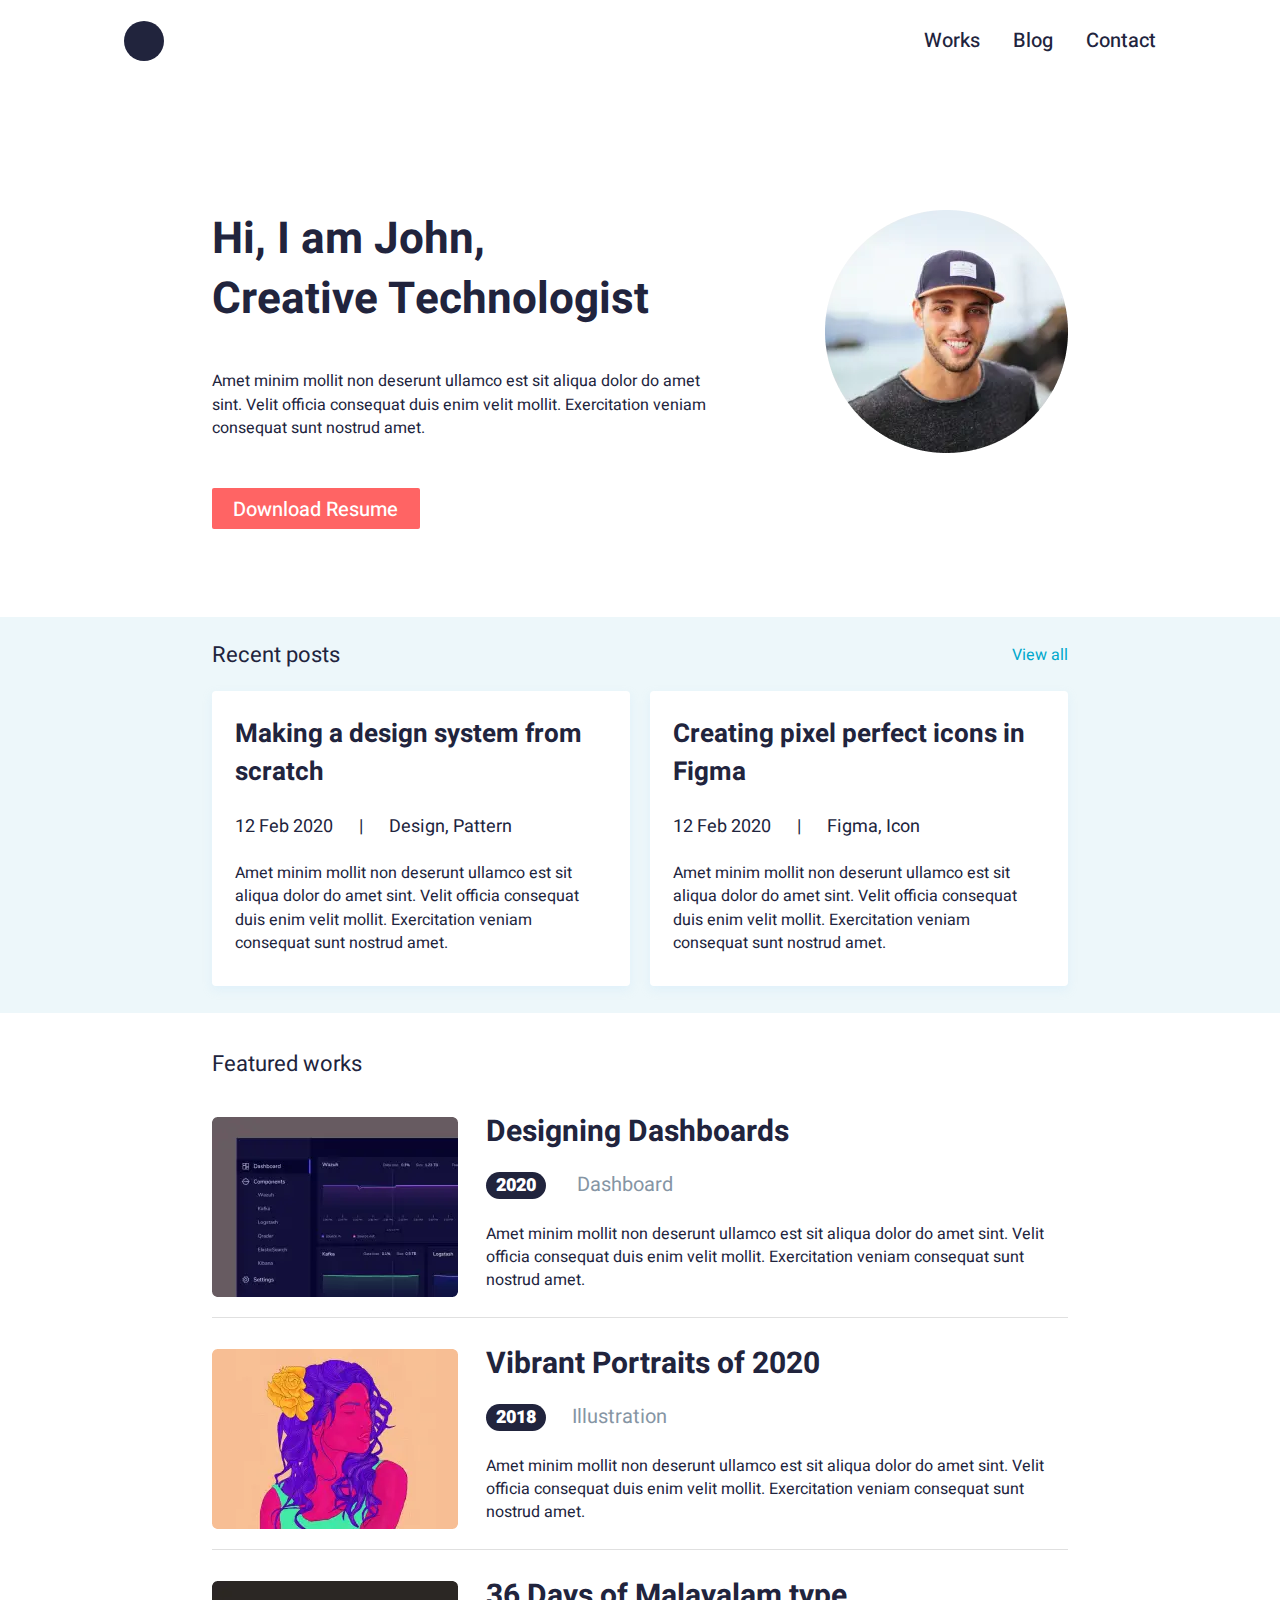
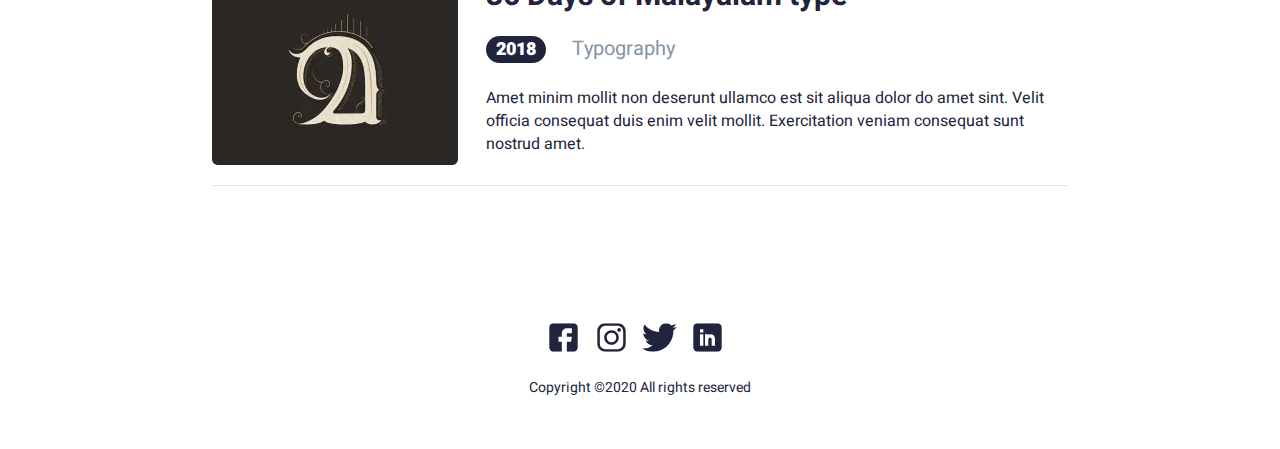
<file: index.html>
<!DOCTYPE html>
<html lang="en">
<head>
   <meta charset="UTF-8">
   <meta name="viewport" content="width=device-width, initial-scale=1.0">
   <link rel="stylesheet" href="css/style.min.css?_v=%TD%">
   <title>John</title>
</head>

<body>
   <header class="header">
   <div class="header__container">
      <div class="header__body">
         <a href="index.html" class="header__logo"></a>
         <div class="header__burger burger">
            <span></span>
         </div>         
         <nav class="header__menu menu">
            <ul class="header__list">
               <li><a href="works.html" class="header__link">Works</a></li>
               <li><a href="blog.html" class="header__link">Blog</a></li>
               <li><a href="contact.html" class="header__link">Contact</a></li>
            </ul>
         </nav>
      </div>
   </div>
</header>
   <main class="main">
   <div class="content-1">
      <div class="container">
         <div class="content-1__body">
            <div class="content-1-writing">
               <div class="writing__title">
                  Hi, I am John, <br />
                  Creative Technologist
               </div>
               <div class="writing__subtitle">
                  Amet minim mollit non deserunt ullamco est sit aliqua dolor do
                  amet sint. Velit officia consequat duis enim velit mollit.
                  Exercitation veniam consequat sunt nostrud amet.
               </div>
               <div class="writing__button">
                  <a href="#">Download Resume</a>
               </div>
            </div>
            <div class="content-1__photo">
               <picture><source srcset="img/home/content-1/photo.webp" type="image/webp"><img src="img/home/content-1/photo.png" alt="photo" /></picture>
            </div>
         </div>
      </div>
   </div>
   <div class="content-2">
      <div class="container">
         <div class="content-2__body">
            <div class="content-2__supportText">
               <div class="supportText__title">Recent posts</div>
               <a href="#" class="supportText__link">View all</a>
            </div>
            <div class="content-2__blocks">
               <div class="block">
                  <a href="#" class="block__title">
                     Making a design system from 
                     scratch
                  </a>
                  <div class="block__date">
                     12 Feb 2020<span>|</span>Design, Pattern
                  </div>
                  <div class="block__subtitle">
                     Amet minim mollit non deserunt ullamco est sit aliqua dolor
                     do amet sint. Velit officia consequat duis enim velit
                     mollit. Exercitation veniam consequat sunt nostrud amet.
                  </div>
               </div>
               <div class="block">
                  <a href="#" class="block__title">
                     Creating pixel perfect icons in 
                     Figma
                  </a>
                  <div class="block__date">
                     12 Feb 2020<span>|</span>Figma, Icon
                  </div>
                  <div class="block__subtitle">
                     Amet minim mollit non deserunt ullamco est sit aliqua dolor
                     do amet sint. Velit officia consequat duis enim velit
                     mollit. Exercitation veniam consequat sunt nostrud amet.
                  </div>
               </div>
            </div>
         </div>
      </div>
   </div>
   <div class="content-3">
      <div class="container">
         <div class="content-3__body">
            <div class="content-3-title">Featured works</div>
            <div class="content-3__blocks">
               <div class="block-view">
                  <a href=""><picture><source srcset="img/home/content-3/img-1.webp" type="image/webp"><img class="block-view__img" src="img/home/content-3/img-1.png" alt="#" /></picture></a> 
                  <div class="block-view__text">
                     <a href="#" class="block-view__title">Designing Dashboards</a>
                     <div class="block-view__date">
                        <span>2020</span> <a href="#">Dashboard</a> </div>
                     <div class="block-view__subtitle">
                        Amet minim mollit non deserunt ullamco est sit aliqua
                        dolor do amet sint. Velit officia consequat duis enim
                        velit mollit. Exercitation veniam consequat sunt nostrud
                        amet.
                     </div>
                  </div>
               </div>
               <div class="line"></div>
               <div class="block-view">
                  <a href="#"><picture><source srcset="img/home/content-3/img-2.webp" type="image/webp"><img src="img/home/content-3/img-2.png" alt="#" /></picture></a> 
                  <div class="block-view__text">
                     <a href="#" class="block-view__title">Vibrant Portraits of 2020</a>
                     <div class="block-view__date">
                        <span>2018</span><a href="#">Illustration</a></div>
                     <div class="block-view__subtitle">
                        Amet minim mollit non deserunt ullamco est sit aliqua
                        dolor do amet sint. Velit officia consequat duis enim
                        velit mollit. Exercitation veniam consequat sunt nostrud
                        amet.
                     </div>
                  </div>
               </div>
               <div class="line"></div>
               <div class="block-view">
                  <a href="#"><picture><source srcset="img/home/content-3/img-3.webp" type="image/webp"><img src="img/home/content-3/img-3.png" alt="#" /></picture></a> 
                  <div class="block-view__text">
                     <a href="#" class="block-view__title">36 Days of Malayalam type</a>
                     <div class="block-view__date">
                        <span>2018</span><a href="#">Typography</a></div>
                     <div class="block-view__subtitle">
                        Amet minim mollit non deserunt ullamco est sit aliqua
                        dolor do amet sint. Velit officia consequat duis enim
                        velit mollit. Exercitation veniam consequat sunt nostrud
                        amet.
                     </div>
                  </div>
               </div>
               <div class="line"></div>
            </div>
         </div>
      </div>
   </div>
</main>
   <footer class="footer">
   <div class="footer__icons">
      <a href="#"><img src="img/icons/icons.svg#facebook" class="svg-facebook-dims" alt="facebook" /></a>
      <a href=""><img src="img/icons/icons.svg#instagram" class="svg-instagram-dims" alt="instagram" /></a>
      <a href=""><img src="img/icons/icons.svg#twitter" class="svg-twitter-dims" alt="twitter" /></a>
      <a href=""><img src="img/icons/icons.svg#media" class="svg-media-dims" alt="media" /></a>
   </div>
   <div class="footer__text">Copyright ©2020 All rights reserved</div>
</footer>
   <script src="js/app.min.js?_v=%TD%"></script>
</body>

</html>
</file>
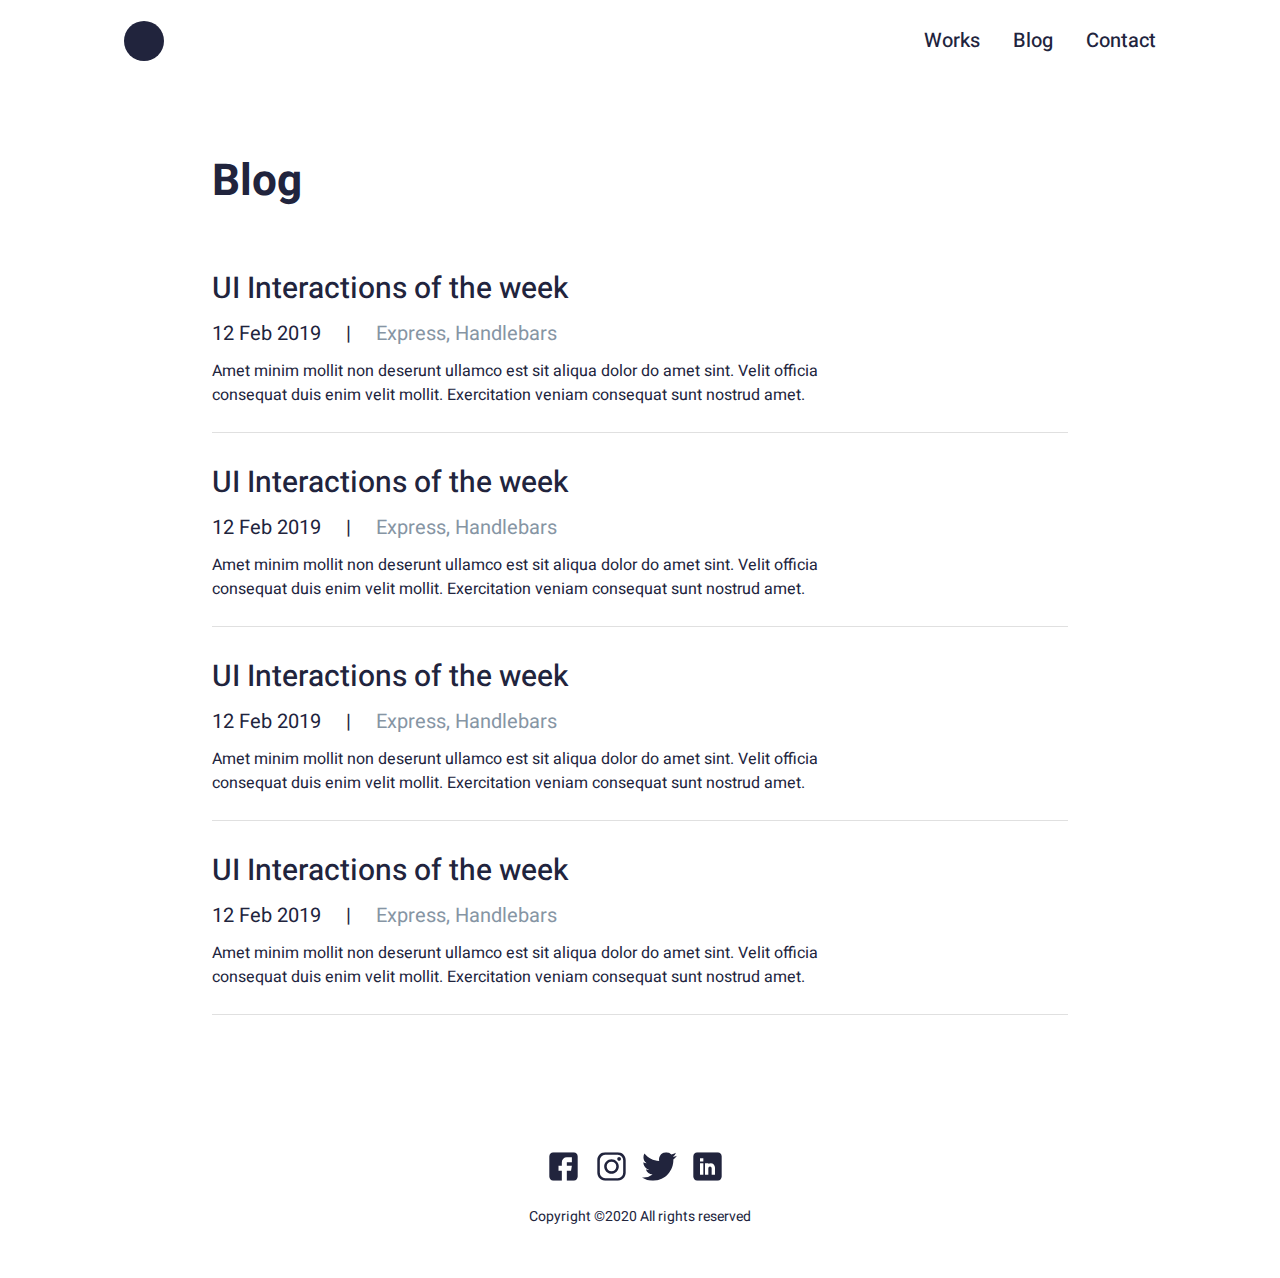
<file: blog.html>
<!DOCTYPE html>
<html lang="en">
<head>
   <meta charset="UTF-8">
   <meta http-equiv="X-UA-Compatible" content="IE=edge">
   <meta name="viewport" content="width=device-width, initial-scale=1.0">
   <link rel="stylesheet" href="css/style.min.css?_v=%TD%">
   <title>Blog</title>
</head>
<body>
   <header class="header">
   <div class="header__container">
      <div class="header__body">
         <a href="index.html" class="header__logo"></a>
         <div class="header__burger burger">
            <span></span>
         </div>         
         <nav class="header__menu menu">
            <ul class="header__list">
               <li><a href="works.html" class="header__link">Works</a></li>
               <li><a href="blog.html" class="header__link">Blog</a></li>
               <li><a href="contact.html" class="header__link">Contact</a></li>
            </ul>
         </nav>
      </div>
   </div>
</header>
   <main class="blog">
   <div class="container">
      <div class="blog__body">
         <div class="blog__title">Blog</div>
         <div class="blog__block">
            <a href="#" class="block__title-b">UI Interactions of the week</a>
            <div class="block__date-b">
               12 Feb 2019 <span>|</span> <a href="#">Express, Handlebars</a>
            </div>
            <div class="block__subtitle-b">
               Amet minim mollit non deserunt ullamco est sit aliqua dolor do
               amet sint. Velit officia consequat duis enim velit mollit.
               Exercitation veniam consequat sunt nostrud amet.
            </div>
            <div class="line"></div>
         </div>
         <div class="blog__block">
            <a href="#" class="block__title-b">UI Interactions of the week</a>
            <div class="block__date-b">
               12 Feb 2019 <span>|</span> <a href="#">Express, Handlebars</a>
            </div>
            <div class="block__subtitle-b">
               Amet minim mollit non deserunt ullamco est sit aliqua dolor do
               amet sint. Velit officia consequat duis enim velit mollit.
               Exercitation veniam consequat sunt nostrud amet.
            </div>
            <div class="line"></div>
         </div>
         <div class="blog__block">
            <a href="#" class="block__title-b">UI Interactions of the week</a>
            <div class="block__date-b">
               12 Feb 2019 <span>|</span> <a href="#">Express, Handlebars</a>
            </div>
            <div class="block__subtitle-b">
               Amet minim mollit non deserunt ullamco est sit aliqua dolor do
               amet sint. Velit officia consequat duis enim velit mollit.
               Exercitation veniam consequat sunt nostrud amet.
            </div>
            <div class="line"></div>
         </div>
         <div class="blog__block">
            <a href="#" class="block__title-b">UI Interactions of the week</a>
            <div class="block__date-b">
               12 Feb 2019 <span>|</span> <a href="#">Express, Handlebars</a>
            </div>
            <div class="block__subtitle-b">
               Amet minim mollit non deserunt ullamco est sit aliqua dolor do
               amet sint. Velit officia consequat duis enim velit mollit.
               Exercitation veniam consequat sunt nostrud amet.
            </div>
            <div class="line"></div>
         </div>
      </div>
   </div>
</main>

   <footer class="footer">
   <div class="footer__icons">
      <a href="#"><img src="img/icons/icons.svg#facebook" class="svg-facebook-dims" alt="facebook" /></a>
      <a href=""><img src="img/icons/icons.svg#instagram" class="svg-instagram-dims" alt="instagram" /></a>
      <a href=""><img src="img/icons/icons.svg#twitter" class="svg-twitter-dims" alt="twitter" /></a>
      <a href=""><img src="img/icons/icons.svg#media" class="svg-media-dims" alt="media" /></a>
   </div>
   <div class="footer__text">Copyright ©2020 All rights reserved</div>
</footer>
   <script src="js/app.min.js?_v=%TD%"></script>
</body>
</html>
</file>
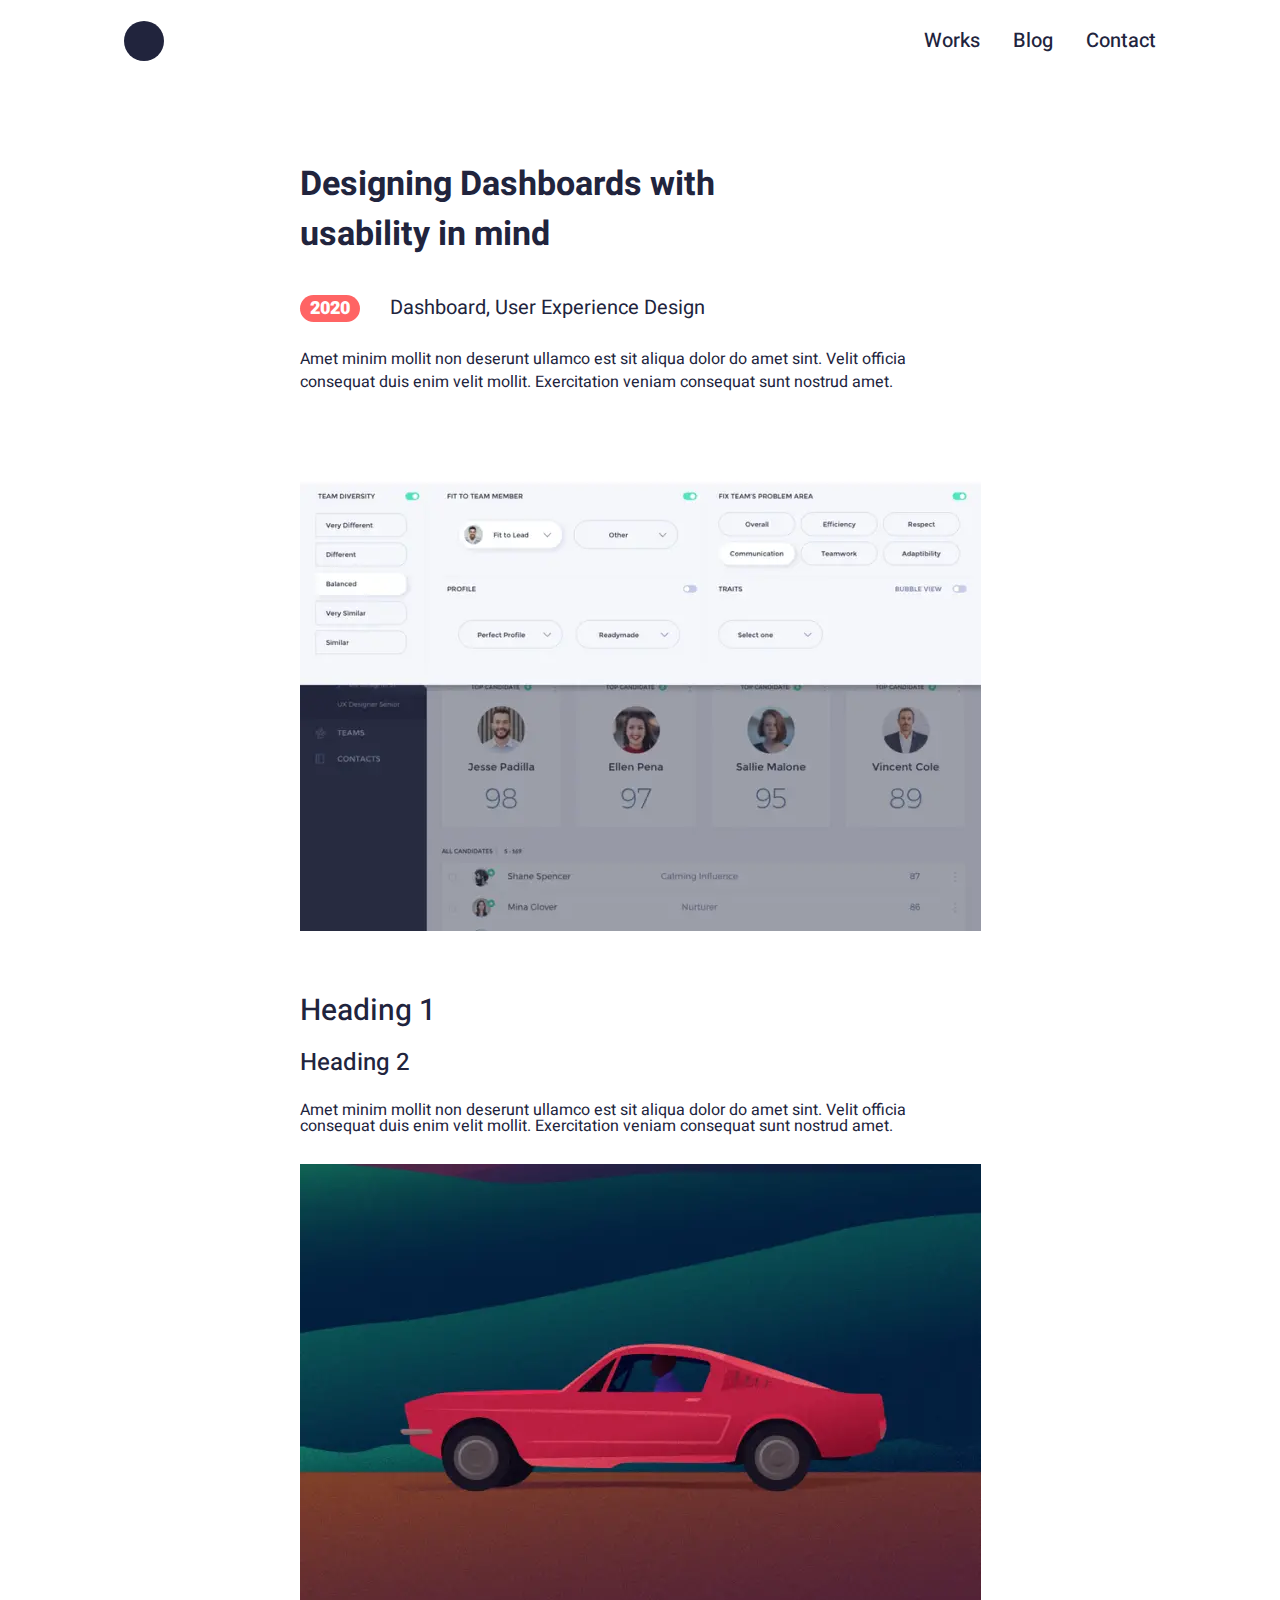
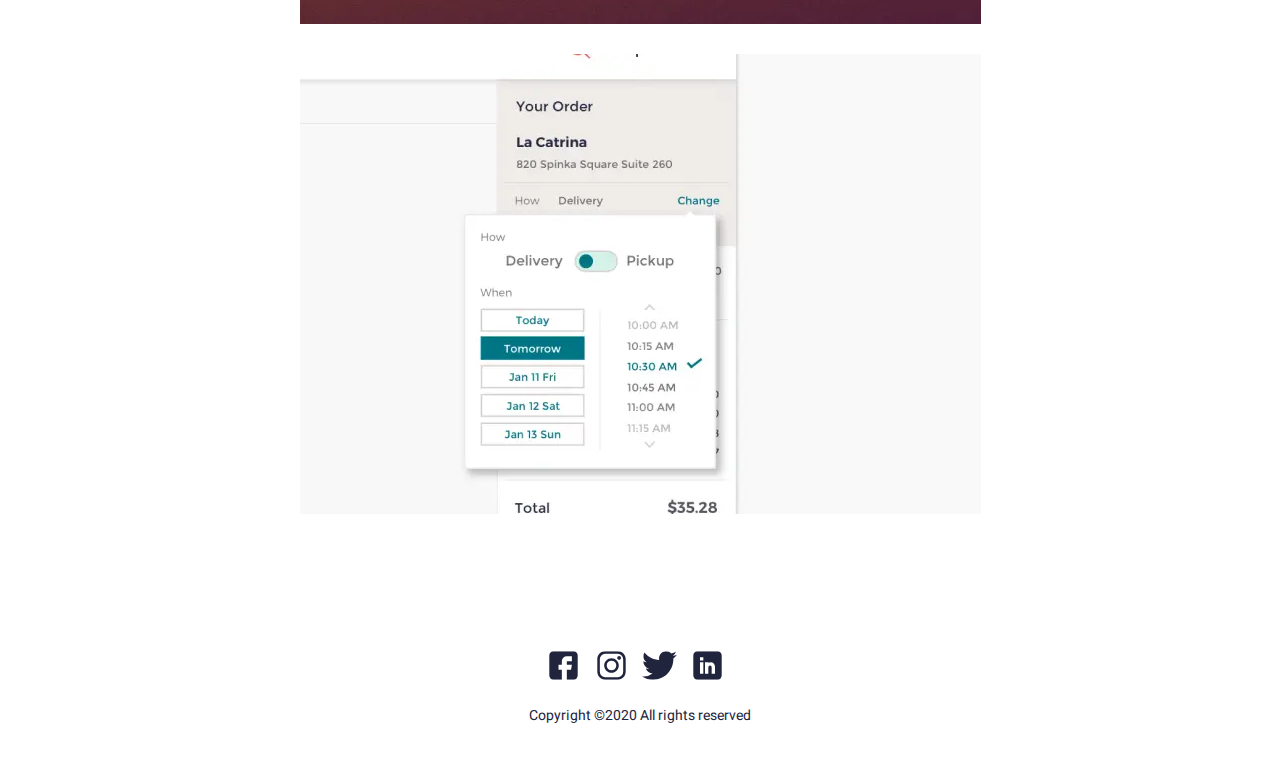
<file: contact.html>
<!DOCTYPE html>
<html lang="en">

<head>
   <meta charset="UTF-8">
   <meta http-equiv="X-UA-Compatible" content="IE=edge">
   <meta name="viewport" content="width=device-width, initial-scale=1.0">
   <link rel="stylesheet" href="css/style.min.css?_v=%TD%">
   <title>Contact</title>
</head>

<body>
   <header class="header">
   <div class="header__container">
      <div class="header__body">
         <a href="index.html" class="header__logo"></a>
         <div class="header__burger burger">
            <span></span>
         </div>         
         <nav class="header__menu menu">
            <ul class="header__list">
               <li><a href="works.html" class="header__link">Works</a></li>
               <li><a href="blog.html" class="header__link">Blog</a></li>
               <li><a href="contact.html" class="header__link">Contact</a></li>
            </ul>
         </nav>
      </div>
   </div>
</header>
   <main class="contact">
   <div class="contact__container">
      <div class="contact__body">
         <div class="contant__title">Designing Dashboards with usability in mind</div>
         <div class="contact__date"><span>2020</span> <a href="#">Dashboard, User Experience Design</a></div>
         <div class="contact__subtitle">Amet minim mollit non deserunt ullamco est sit aliqua dolor do amet sint. Velit
            officia consequat duis enim velit
            mollit. Exercitation veniam consequat sunt nostrud amet.</div>
         <picture><source srcset="img/contact/img-1.webp" type="image/webp"><img src="img/contact/img-1.png" alt="" class="contact__img"></picture></img>
         <h1 class="contact__h1">Heading 1</h1>
         <h2 class="contact__h2">Heading 2</h2>
         <p class="subtitle-p">Amet minim mollit non deserunt ullamco est sit aliqua dolor do amet sint. Velit officia consequat duis enim
            velit
            mollit. Exercitation veniam consequat sunt nostrud amet.</p>
         <picture><source srcset="img/contact/img-2.webp" type="image/webp"><img src="img/contact/img-2.png" alt=""></picture>
         <picture><source srcset="img/contact/img-3.webp" type="image/webp"><img src="img/contact/img-3.png" alt=""></picture>
      </div>
   </div>
</main>
   <footer class="footer">
   <div class="footer__icons">
      <a href="#"><img src="img/icons/icons.svg#facebook" class="svg-facebook-dims" alt="facebook" /></a>
      <a href=""><img src="img/icons/icons.svg#instagram" class="svg-instagram-dims" alt="instagram" /></a>
      <a href=""><img src="img/icons/icons.svg#twitter" class="svg-twitter-dims" alt="twitter" /></a>
      <a href=""><img src="img/icons/icons.svg#media" class="svg-media-dims" alt="media" /></a>
   </div>
   <div class="footer__text">Copyright ©2020 All rights reserved</div>
</footer>
   <script src="js/app.min.js?_v=%TD%"></script>
</body>

</html>
</file>
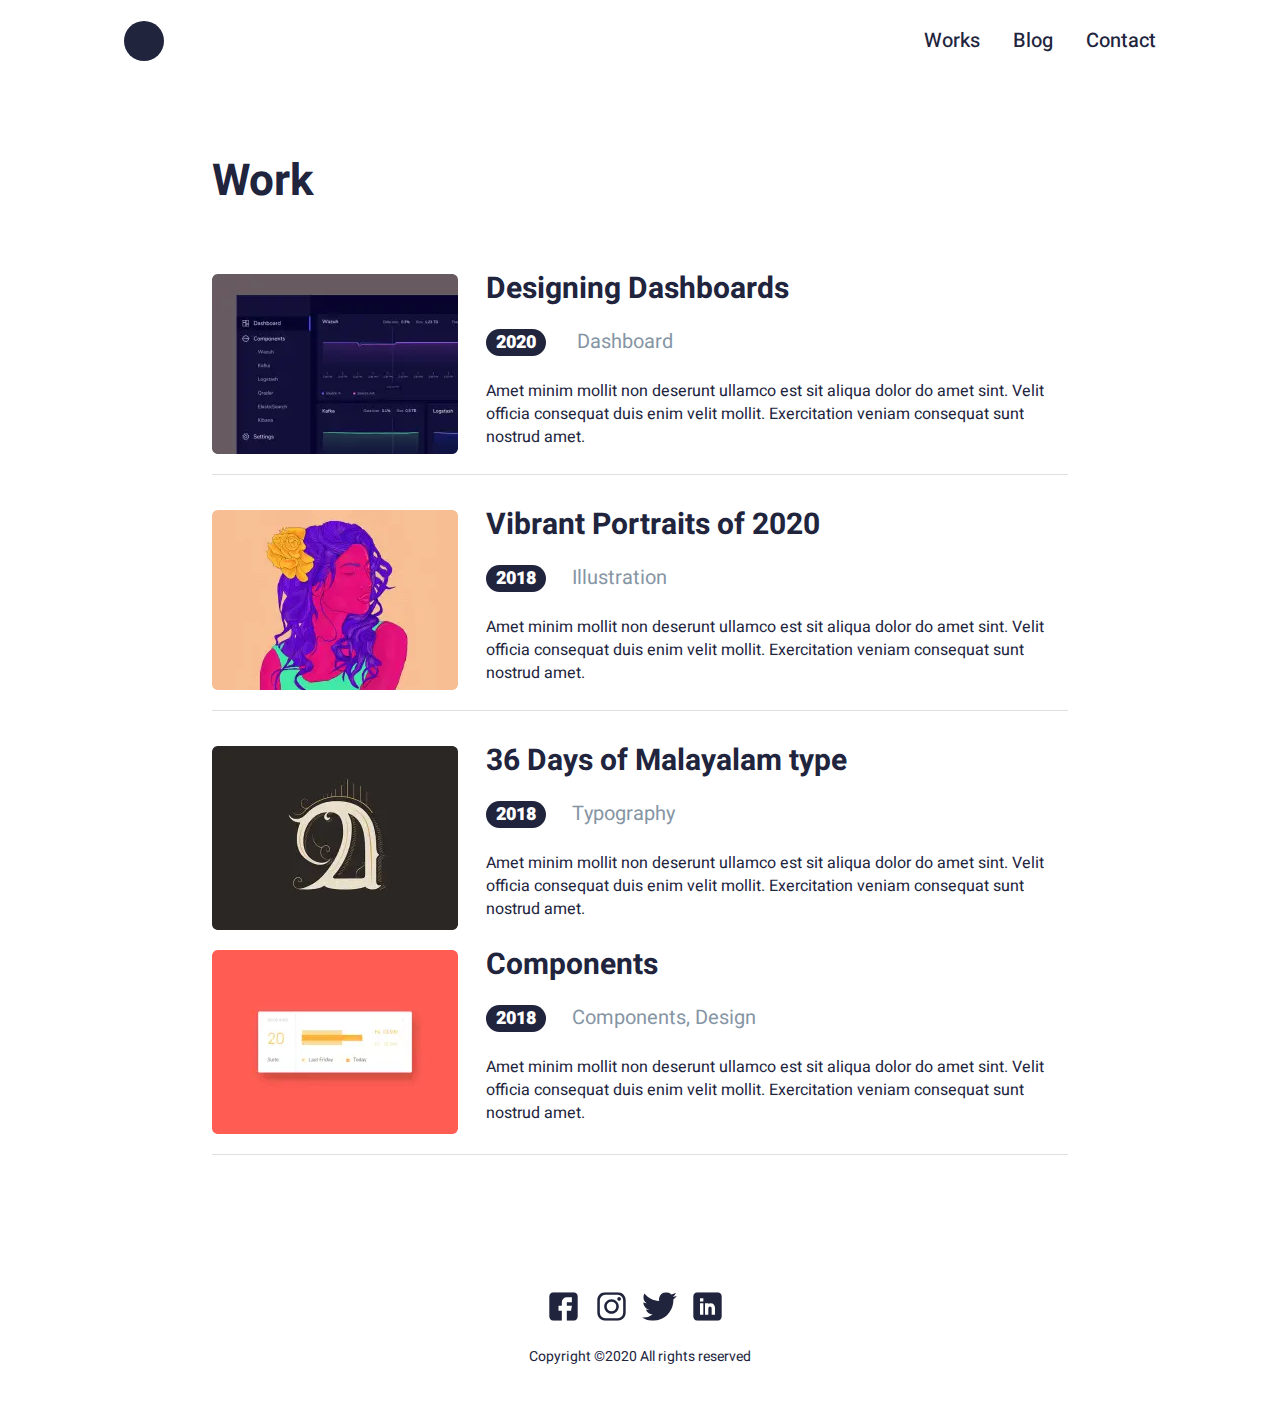
<file: works.html>
<!DOCTYPE html>
<html lang="en">
<head>
   <meta charset="UTF-8">
   <meta http-equiv="X-UA-Compatible" content="IE=edge">
   <meta name="viewport" content="width=device-width, initial-scale=1.0">
   <link rel="stylesheet" href="css/style.min.css?_v=%TD%">
   <title>Works</title>
</head>
<body>
   <header class="header">
   <div class="header__container">
      <div class="header__body">
         <a href="index.html" class="header__logo"></a>
         <div class="header__burger burger">
            <span></span>
         </div>         
         <nav class="header__menu menu">
            <ul class="header__list">
               <li><a href="works.html" class="header__link">Works</a></li>
               <li><a href="blog.html" class="header__link">Blog</a></li>
               <li><a href="contact.html" class="header__link">Contact</a></li>
            </ul>
         </nav>
      </div>
   </div>
</header>
   <main class="works">
   <div class="container">
      <div class="works__body">
         <div class="works__title">Work</div>
         <div class="content-3__blocks">
            <div class="block-view">
               <a href="#"><picture><source srcset="img/home/content-3/img-1.webp" type="image/webp"><img class="block-view__img" src="img/home/content-3/img-1.png" alt="#" /></picture></a>
               <div class="block-view__text">
                  <a href="#" class="block-view__title">Designing Dashboards</a>
                  <div class="block-view__date">
                     <span>2020</span> <a href="">Dashboard</a>
                  </div>
                  <div class="block-view__subtitle">
                     Amet minim mollit non deserunt ullamco est sit aliqua
                     dolor do amet sint. Velit officia consequat duis enim
                     velit mollit. Exercitation veniam consequat sunt nostrud
                     amet.
                  </div>
               </div>
            </div>
            <div class="line"></div>
            <div class="block-view">
               <a href="#"><picture><source srcset="img/home/content-3/img-2.webp" type="image/webp"><img src="img/home/content-3/img-2.png" alt="#" /></picture></a>
               <div class="block-view__text">
                  <a href="#" class="block-view__title">Vibrant Portraits of 2020</a>
                  <div class="block-view__date">
                     <span>2018</span><a href="">Illustration</a>
                  </div>
                  <div class="block-view__subtitle">
                     Amet minim mollit non deserunt ullamco est sit aliqua
                     dolor do amet sint. Velit officia consequat duis enim
                     velit mollit. Exercitation veniam consequat sunt nostrud
                     amet.
                  </div>
               </div>
            </div>
            <div class="line"></div>
            <div class="block-view">
               <a href="#"><picture><source srcset="img/home/content-3/img-3.webp" type="image/webp"><img src="img/home/content-3/img-3.png" alt="#" /></picture></a>
               <div class="block-view__text">
                  <a href="#" class="block-view__title">36 Days of Malayalam type</a>
                  <div class="block-view__date">
                     <span>2018</span><a href="">Typography</a>
                  </div>
                  <div class="block-view__subtitle">
                     Amet minim mollit non deserunt ullamco est sit aliqua
                     dolor do amet sint. Velit officia consequat duis enim
                     velit mollit. Exercitation veniam consequat sunt nostrud
                     amet.
                  </div>
               </div>
            </div>
            <div class="block-view">
               <a href=""><picture><source srcset="img/home/content-3/adaptive/img-2.webp" type="image/webp"><img src="img/home/content-3/adaptive/img-2.png" alt="#" /></picture></a>
               <div class="block-view__text">
                  <a href="#" class="block-view__title">Components</a>
                  <div class="block-view__date">
                     <span>2018</span><a href="">Components, Design</a></div>
                  <div class="block-view__subtitle">
                     Amet minim mollit non deserunt ullamco est sit aliqua dolor
                     do amet sint. Velit officia consequat duis enim velit
                     mollit. Exercitation veniam consequat sunt nostrud amet.
                  </div>
               </div>
            </div>
            <div class="line"></div>
         </div>
      </div>
   </div>
</main>
   <footer class="footer">
   <div class="footer__icons">
      <a href="#"><img src="img/icons/icons.svg#facebook" class="svg-facebook-dims" alt="facebook" /></a>
      <a href=""><img src="img/icons/icons.svg#instagram" class="svg-instagram-dims" alt="instagram" /></a>
      <a href=""><img src="img/icons/icons.svg#twitter" class="svg-twitter-dims" alt="twitter" /></a>
      <a href=""><img src="img/icons/icons.svg#media" class="svg-media-dims" alt="media" /></a>
   </div>
   <div class="footer__text">Copyright ©2020 All rights reserved</div>
</footer>
   <script src="js/app.min.js?_v=%TD%"></script>
</body>
</html>
</file>
<file: css/style.min.css>
@import url(https://fonts.googleapis.com/css?family=Heebo:regular,500,700,900&display=swap);*{padding:0;margin:0;border:0}*,:after,:before{box-sizing:border-box}:active,:focus{outline:0}a:active,a:focus{outline:0}aside,footer,header,nav{display:block}body,html{height:100%;width:100%;font-size:100%;line-height:1;font-size:14px;-ms-text-size-adjust:100%;-moz-text-size-adjust:100%;-webkit-text-size-adjust:100%}button,input,textarea{font-family:inherit}input::-ms-clear{display:none}button{cursor:pointer}button::-moz-focus-inner{padding:0;border:0}a,a:visited{text-decoration:none}a:hover{text-decoration:none}ul li{list-style:none}img{vertical-align:top}h1,h2,h3,h4,h5,h6{font-size:inherit;font-weight:inherit}.svg-facebook-dims{width:35px;height:35px}.svg-instagram-dims{width:35px;height:35px}.svg-media-dims{width:35px;height:35px}.svg-twitter-dims{width:35px;height:35px}body{font-family:Heebo;color:#21243d}.container{max-width:876px;margin:0 auto;padding:0 10px}.header{background:#fff}.header__container{max-width:1052px;padding:0 10px;margin:0 auto}.header .header__logo{width:40px;height:40px;border-radius:50%;background:#21243d}.header__body{height:82px;display:flex;justify-content:space-between;align-items:center;padding:10px 0}.header__burger{display:none}.header__list{display:flex}.header__list li{margin:0 0 0 33px}.header__link{color:#21243d;font-weight:500;font-size:20px;transition:color .3s}.main{margin:128px 0 0 0}.content-1 .content-1__body{display:flex;justify-content:space-between}.writing__title{font-size:44px;font-weight:700;margin:0 0 40px;line-height:60px}.writing__subtitle{font-size:16px;line-height:23.5px;margin:0 0 47px;max-width:497px}.writing__button{background:#ff6464;border-radius:2px;max-width:208px;max-height:47px;padding:12px 20px 9px 21px}.writing__button a{font-size:20px;color:#fff;font-weight:500}.content-2{width:100%;margin:88px 0 0;height:396px;background:#edf7fa;padding:27px 0 0}.content-2__supportText{margin:0 0 25px;display:flex;justify-content:space-between;align-items:center}.content-2__blocks{display:flex;justify-content:space-between;align-items:center}.supportText__title{font-size:22px}.supportText__link{color:#00a8cc;font-size:16px}.block{max-width:418px;max-height:295px;background:#fff;box-shadow:0 4px 10px rgba(187,225,250,.25);border-radius:4px;padding:24px 23px 35px}.block__title{line-height:38.19px;font-weight:700;font-size:26px;color:#21243d;transition:.3s}.block__date{font-size:18px;margin:27px 0 26px 0}.block__date span{margin:0 26px}.block__subtitle{line-height:23.5px;font-size:16px;max-width:368px;max-height:117px}.content-3{margin:40px 0 0}.content-3 img{transition:.3s}.content-3 .line{width:100%;height:1px;background:#e0e0e0;margin:15px 0 31px}.content-3 .line:last-child{margin:15px 0 0}.content-3-title{font-size:22px;margin:0 0 42px}.block-view{display:flex;justify-content:space-between}.block-view__text{margin:0 0 0 28px}.block-view__title{display:block;color:#21243d;font-size:30px;transition:.3s;font-weight:700;margin:0 0 28px}.block-view__date{font-size:20px}.block-view__date a{color:#8695a4}.block-view__date span{cursor:pointer;margin:0 26px 0 0;max-width:62px;max-height:25px;font-weight:900;font-size:18px;color:#fff;transition:.3s;background:#21243d;border-radius:16px;padding:0 10px}.block-view__subtitle{margin:28px 0 0;max-width:594px;max-height:93px;font-size:16px;line-height:23px}.footer{margin:134px 0 0;text-align:center}.footer__icons{margin:0 0 26px 0}.footer__icons a{margin:0 10px 0 0}.footer__text{padding:0 0 54px 0}.blog{margin:78px 0 0}.blog__title{font-size:44px;font-weight:700;margin:0 0 70px 0}.block__title-b{font-size:30px;font-weight:500;color:#21243d;transition:.3s}.block__date-b{margin:20px 0 16px 0;font-size:20px;display:block;color:#21243d}.block__date-b span{margin:0 20px}.block__date-b a{color:#8695a4}.block__subtitle-b{line-height:23.5px;font-size:16px;max-width:682px;max-height:43px;margin:0 0 29px 0}.line{width:100%;height:1px;background:#e0e0e0;margin:0 0 35px 0}.works{margin:78px 0 0}.works__title{font-size:44px;font-weight:700;margin:0 0 70px 0}.block-view{margin:0 0 20px 0}.contact{margin:78px 0 0 0}.contact__date{margin:0 0 30px 0}.contact__date a{font-size:20px;color:#21243d}.contact__date span{max-width:62px;margin:0 27px 0 0;max-height:25px;font-weight:900;font-size:18px;color:#fff;transition:.3s;background:#ff6464;border-radius:16px;padding:0 10px;cursor:pointer}.contact__subtitle{max-width:681px;line-height:23.5px;font-size:16px;margin:0 0 46px 0}.contact__container{max-width:701px;margin:0 auto;padding:0 10px}.contant__title{font-size:34px;font-weight:700;max-width:420px;line-height:49.94px;margin:0 0 38px 0}.contact__h1{font-size:30px;font-weight:500;margin:65px 0 0}.contact__h2{font-size:24px;font-weight:500;margin:25px 0 0}.contact p{font-size:16px;max-width:677px;margin:27px 0 0}.contact img{margin:30px 0 0 0}@media (min-width:768px){.header__link:hover{color:#ff6464}.supportText__link:hover{text-decoration:underline}.block__title:hover{color:#ff6464}.content-3 img:hover{opacity:.8}.block-view__title:hover{color:#ff6464}.block-view__date span:hover{background:#ff6464}.footer__icons a:hover{opacity:.8}}@media (min-width:770px){.block-view__date a:hover{text-decoration:underline}.block__title-b:hover{color:#ff6464}.block__date-b a:hover{text-decoration:underline}.block-view__img:hover{opacity:.8}}@media (max-width:770px){.main{margin:33px 0 0}.content-1 .content-1__photo img{height:220px;width:220px;margin:0 0 30px 0}.content-1 .content-1__body{display:flex;flex-direction:column-reverse;align-items:center}.writing__title{text-align:center;font-size:35px;margin:0 0 15px}.writing__subtitle{text-align:center;margin:0 0 40px;max-height:96px;max-width:328px}.writing__button{margin:0 auto}.content-2{height:720px}.content-2__supportText{display:block}.content-2__blocks{display:block}.supportText__title{text-align:center}.supportText__link{display:none}.block{margin:0 auto 17px auto;max-height:310px}.content-3{margin:0 0 0}.content-3-title{text-align:center;margin:32px 0 25px}.block-view{display:flex;flex-direction:column;align-items:center}.block-view a img{position:relative;left:50%;display:block;width:339px;height:230px;transform:translate(-50%,0)}.block-view__title{margin:20px 0 16px}.block-view__subtitle{max-width:334px}.works__title{font-size:39px;text-align:center;margin:0 0 30px 0}.block-view__title{font-size:28px}img{max-width:600px;max-height:380px}.contact__container{max-width:650px;margin:0 auto;padding:0 10px}}@media (max-width:768px){body._lock{overflow:hidden}.header__body{height:50px}.header__list{margin:60px 0 0 0;display:block;text-align:center}.header__list li{margin:0 0 10px 0}.header__link{font-size:35px}.header__menu._active{top:0}.header__menu{overflow:auto;position:fixed;top:-100%;left:0;width:100%;height:100%;z-index:1;transition:.8s;background:#fff}.header__burger{display:block;position:relative;width:30px;height:20px;z-index:3}.header__burger:after,.header__burger:before{content:"";background:#21243d;width:100%;position:absolute;height:2px;left:0;transition:all .3s ease 0s}.header__burger:before{top:0}.header__burger:after{bottom:0}.header__burger span{background:#21243d;width:100%;position:absolute;height:2px;left:0;top:9px;transition:all .3s ease 0s}.header__burger._active:before{transform:rotate(45deg);top:9px}.header__burger._active:after{transform:rotate(-45deg);bottom:9px}.header__burger._active span{transform:scale(0)}}@media (max-width:600px){.contact__subtitle{max-width:500px}img{max-width:530px;max-height:300px;margin:20px 0 0}.contact__container{max-width:600px;margin:0 auto;padding:0 10px}.contact__subtitle{max-width:450px;margin:0 0 20px 0}p.subtitle-p{max-width:450px}}@media (max-width:465px){.contant__title{font-size:28px;margin:0 0 30px 0;max-width:400px}.contact__subtitle{max-width:339px;margin:0 0 20px 0}img{max-width:339px;max-height:256px}.contact__container{max-width:600px;margin:0 auto;padding:0 10px}p{max-width:339px}.contact__date a{font-size:16px}.contact__date span{margin:0 20px 0 0}}@media (max-width:430px){.content-1 .content-1__photo img{height:174px;width:174px}.writing__title{font-size:32px;max-width:310px;text-align:center;position:relative;z-index:0;left:2%}.writing__subtitle{text-align:center;margin:0 0 35px;max-height:96px;max-width:328px}.supportText__title{font-size:18px}.block__title{font-size:22px;line-height:30px;max-width:398px}.block__date{font-size:16px}.block__subtitle{max-width:314px;max-height:117px}.content-3 .line{margin:35px 0 31px}.content-3 .line:last-child{margin:35px 0 0}.blog__title{font-size:35px;margin:0 0 38px}.block__title-b{font-size:28px}.block__date-b{font-size:18px}.line{margin:60px 0 35px 0}.works__title{font-size:35px;text-align:center;margin:0 0 20px 0}}@media (max-width:360px){.block-view a img{width:300px;height:200px}}@media (max-width:340px){.block-view__text{margin:0}}@media (max-width:330px){.block-view__title{font-size:24px}.blog__title{font-size:30px;margin:0 0 38px}.block__title-b{font-size:24px}.block__date-b{font-size:16px}.block__subtitle-b{max-width:339px;max-height:96px}.line{margin:40px 0 35px 0}.works__title{font-size:30px;margin:0 0 38px}.block-view{margin:0 0 30px 0}.contact__h1 .contact__h1{font-size:25px}.contact__h1 .contact__h2{font-size:20px}.contant__title{font-size:25px}img{max-width:300px;max-height:220px}.contant__title{font-size:28px;margin:0 0 20px 0;max-width:300px}.contact__date a{font-size:14px}.contact__date span{margin:0 10px 0 0;font-size:16px}}@media (max-width:320px){.block-view__title{font-size:24px}}
</file>
